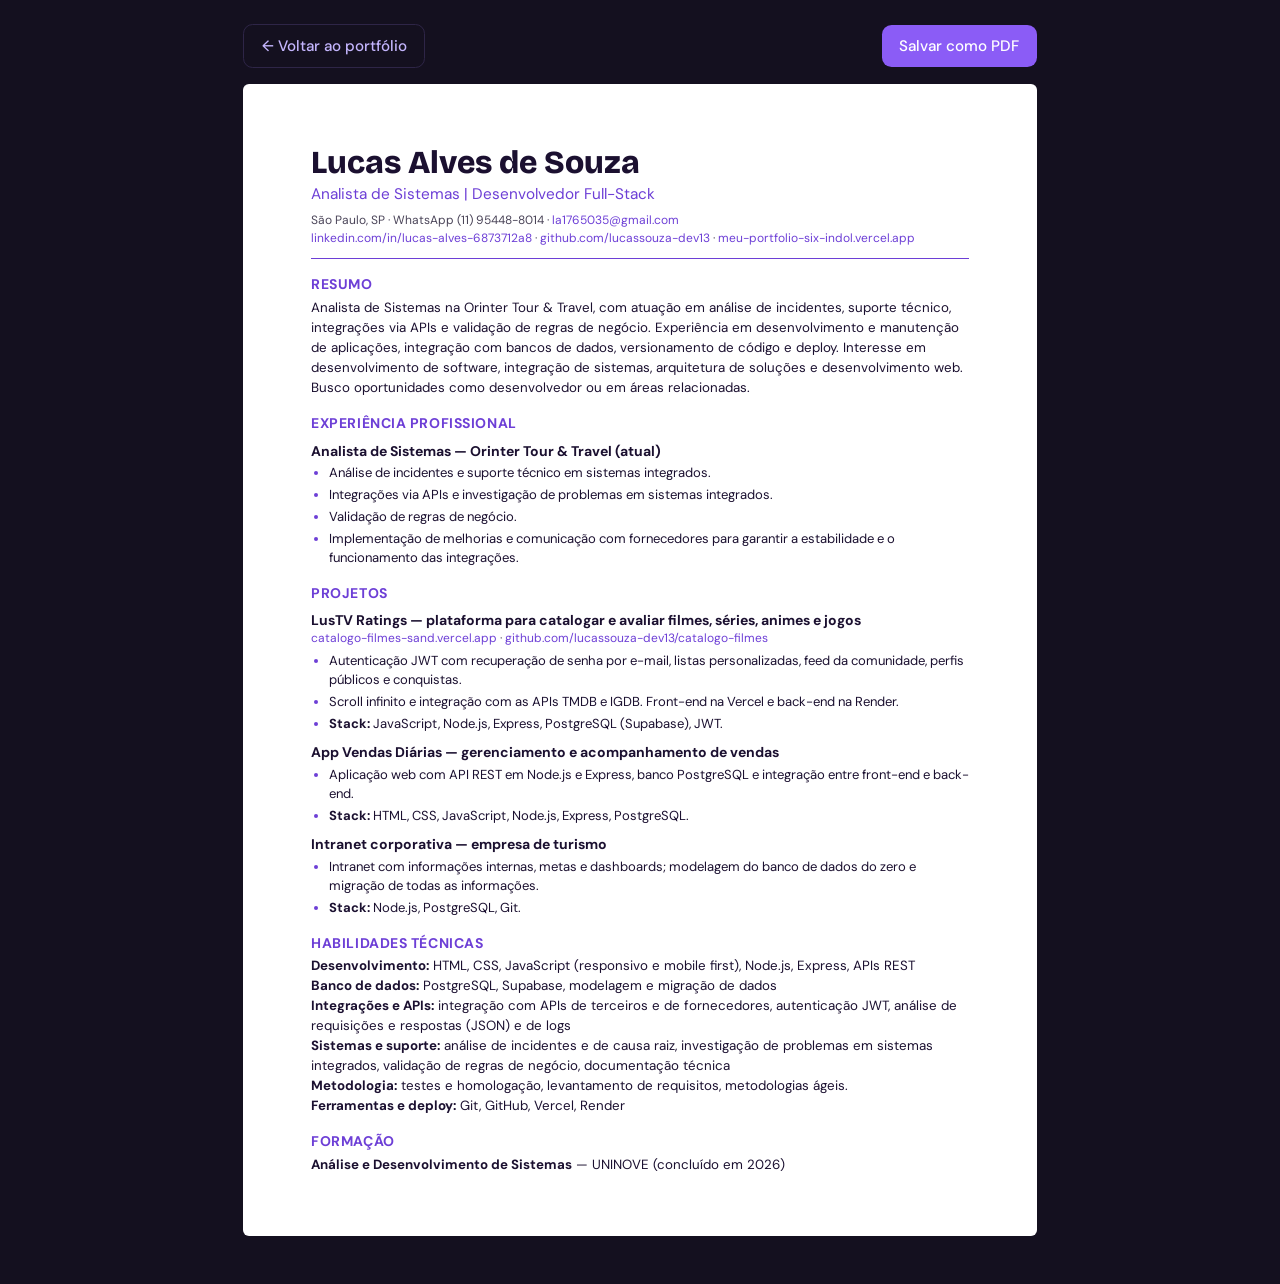
<file: curriculo.html>
<!DOCTYPE html>
<html lang="pt-BR">
<head>
<meta charset="UTF-8">
<meta name="viewport" content="width=device-width, initial-scale=1">
<title>Currículo | Lucas Alves de Souza</title>
<link rel="icon" type="image/svg+xml" href="favicon.svg">
<link rel="preconnect" href="https://fonts.googleapis.com">
<link rel="preconnect" href="https://fonts.gstatic.com" crossorigin>
<link href="https://fonts.googleapis.com/css2?family=Bricolage+Grotesque:opsz,wght@12..96,800&family=DM+Sans:wght@400;500;700&display=swap" rel="stylesheet">
<style>
:root{--roxo:#6d3fd6;--escuro:#1b1030;--cinza:#4a4458}
*{box-sizing:border-box;margin:0;padding:0}
body{background:#14101f;font:400 10.5pt/1.5 "DM Sans",Arial,sans-serif;color:var(--escuro);padding:1.5rem 1rem 3rem}
.barra{max-width:210mm;margin:0 auto 1rem;display:flex;justify-content:space-between;align-items:center;gap:1rem}
.barra a,.barra button{font:500 .95rem "DM Sans",sans-serif;border-radius:.6rem;padding:.7rem 1.1rem;cursor:pointer;text-decoration:none}
.barra button{background:#8b5cf6;color:#fff;border:0}
.barra a{color:#c4b5fd;border:1px solid #2e2547}
.folha{max-width:210mm;margin:0 auto;background:#fff;padding:16mm 18mm;border-radius:6px}
h1{font:800 24pt/1.1 "Bricolage Grotesque",Arial,sans-serif}
.cargo{color:var(--roxo);font-size:11.5pt;margin:.2rem 0 .3rem}
.contato{font-size:9pt;color:var(--cinza)}
a.l{color:var(--roxo);text-decoration:none}
hr{border:0;border-top:1.5px solid var(--roxo);margin:.7rem 0 0}
h2{font:700 10.5pt "DM Sans",sans-serif;color:var(--roxo);letter-spacing:.04em;margin:1rem 0 .3rem;text-transform:uppercase}
h3{font:700 10.5pt "DM Sans",sans-serif;margin-top:.6rem}
.meta{font-size:9pt;color:var(--cinza)}
p{font-size:10pt}
ul{margin:.2rem 0 0 1.1rem}
li{margin-bottom:.15rem;font-size:9.8pt}
li::marker{color:var(--roxo)}
@media print{
  @page{size:A4;margin:0}
  body{background:#fff;padding:0}
  .barra{display:none}
  .folha{max-width:none;border-radius:0;padding:14mm 18mm}
}
</style>
</head>
<body>

<div class="barra">
  <a href="index.html">← Voltar ao portfólio</a>
  <button onclick="window.print()">Salvar como PDF</button>
</div>

<main class="folha">
  <h1>Lucas Alves de Souza</h1>
  <p class="cargo">Analista de Sistemas | Desenvolvedor Full-Stack</p>
  <p class="contato">São Paulo, SP · WhatsApp (11) 95448-8014 · <a class="l" href="mailto:la1765035@gmail.com">la1765035@gmail.com</a></p>
  <p class="contato">
    <a class="l" href="https://www.linkedin.com/in/lucas-alves-6873712a8">linkedin.com/in/lucas-alves-6873712a8</a> ·
    <a class="l" href="https://github.com/lucassouza-dev13">github.com/lucassouza-dev13</a> ·
    <a class="l" href="https://meu-portfolio-six-indol.vercel.app/">meu-portfolio-six-indol.vercel.app</a>
  </p>
  <hr>

  <h2>Resumo</h2>
  <p>Analista de Sistemas na Orinter Tour &amp; Travel, com atuação em análise de incidentes, suporte técnico, integrações via APIs e validação de regras de negócio. Experiência em desenvolvimento e manutenção de aplicações, integração com bancos de dados, versionamento de código e deploy. Interesse em desenvolvimento de software, integração de sistemas, arquitetura de soluções e desenvolvimento web. Busco oportunidades como desenvolvedor ou em áreas relacionadas.</p>

  <h2>Experiência profissional</h2>
  <h3>Analista de Sistemas — Orinter Tour &amp; Travel (atual)</h3>
  <ul>
    <li>Análise de incidentes e suporte técnico em sistemas integrados.</li>
    <li>Integrações via APIs e investigação de problemas em sistemas integrados.</li>
    <li>Validação de regras de negócio.</li>
    <li>Implementação de melhorias e comunicação com fornecedores para garantir a estabilidade e o funcionamento das integrações.</li>
  </ul>

  <h2>Projetos</h2>
  <h3>LusTV Ratings — plataforma para catalogar e avaliar filmes, séries, animes e jogos</h3>
  <p class="meta"><a class="l" href="https://catalogo-filmes-sand.vercel.app/">catalogo-filmes-sand.vercel.app</a> · <a class="l" href="https://github.com/lucassouza-dev13/catalogo-filmes">github.com/lucassouza-dev13/catalogo-filmes</a></p>
  <ul>
    <li>Autenticação JWT com recuperação de senha por e-mail, listas personalizadas, feed da comunidade, perfis públicos e conquistas.</li>
    <li>Scroll infinito e integração com as APIs TMDB e IGDB. Front-end na Vercel e back-end na Render.</li>
    <li><b>Stack:</b> JavaScript, Node.js, Express, PostgreSQL (Supabase), JWT.</li>
  </ul>

  <h3>App Vendas Diárias — gerenciamento e acompanhamento de vendas</h3>
  <ul>
    <li>Aplicação web com API REST em Node.js e Express, banco PostgreSQL e integração entre front-end e back-end.</li>
    <li><b>Stack:</b> HTML, CSS, JavaScript, Node.js, Express, PostgreSQL.</li>
  </ul>

  <h3>Intranet corporativa — empresa de turismo</h3>
  <ul>
    <li>Intranet com informações internas, metas e dashboards; modelagem do banco de dados do zero e migração de todas as informações.</li>
    <li><b>Stack:</b> Node.js, PostgreSQL, Git.</li>
  </ul>

  <h2>Habilidades técnicas</h2>
<p><b>Desenvolvimento:</b> HTML, CSS, JavaScript (responsivo e mobile first), Node.js, Express, APIs REST<br>
<b>Banco de dados:</b> PostgreSQL, Supabase, modelagem e migração de dados<br>
<b>Integrações e APIs:</b> integração com APIs de terceiros e de fornecedores, autenticação JWT, análise de requisições e respostas (JSON) e de logs<br>
<b>Sistemas e suporte:</b> análise de incidentes e de causa raiz, investigação de problemas em sistemas integrados, validação de regras de negócio, documentação técnica<br>
<b>Metodologia:</b> testes e homologação, levantamento de requisitos, metodologias ágeis.<br>
<b>Ferramentas e deploy:</b> Git, GitHub, Vercel, Render</p>

  <h2>Formação</h2>
  <p><b>Análise e Desenvolvimento de Sistemas</b> — UNINOVE (concluído em 2026)</p>
</main>

</body>
</html>
</file>
